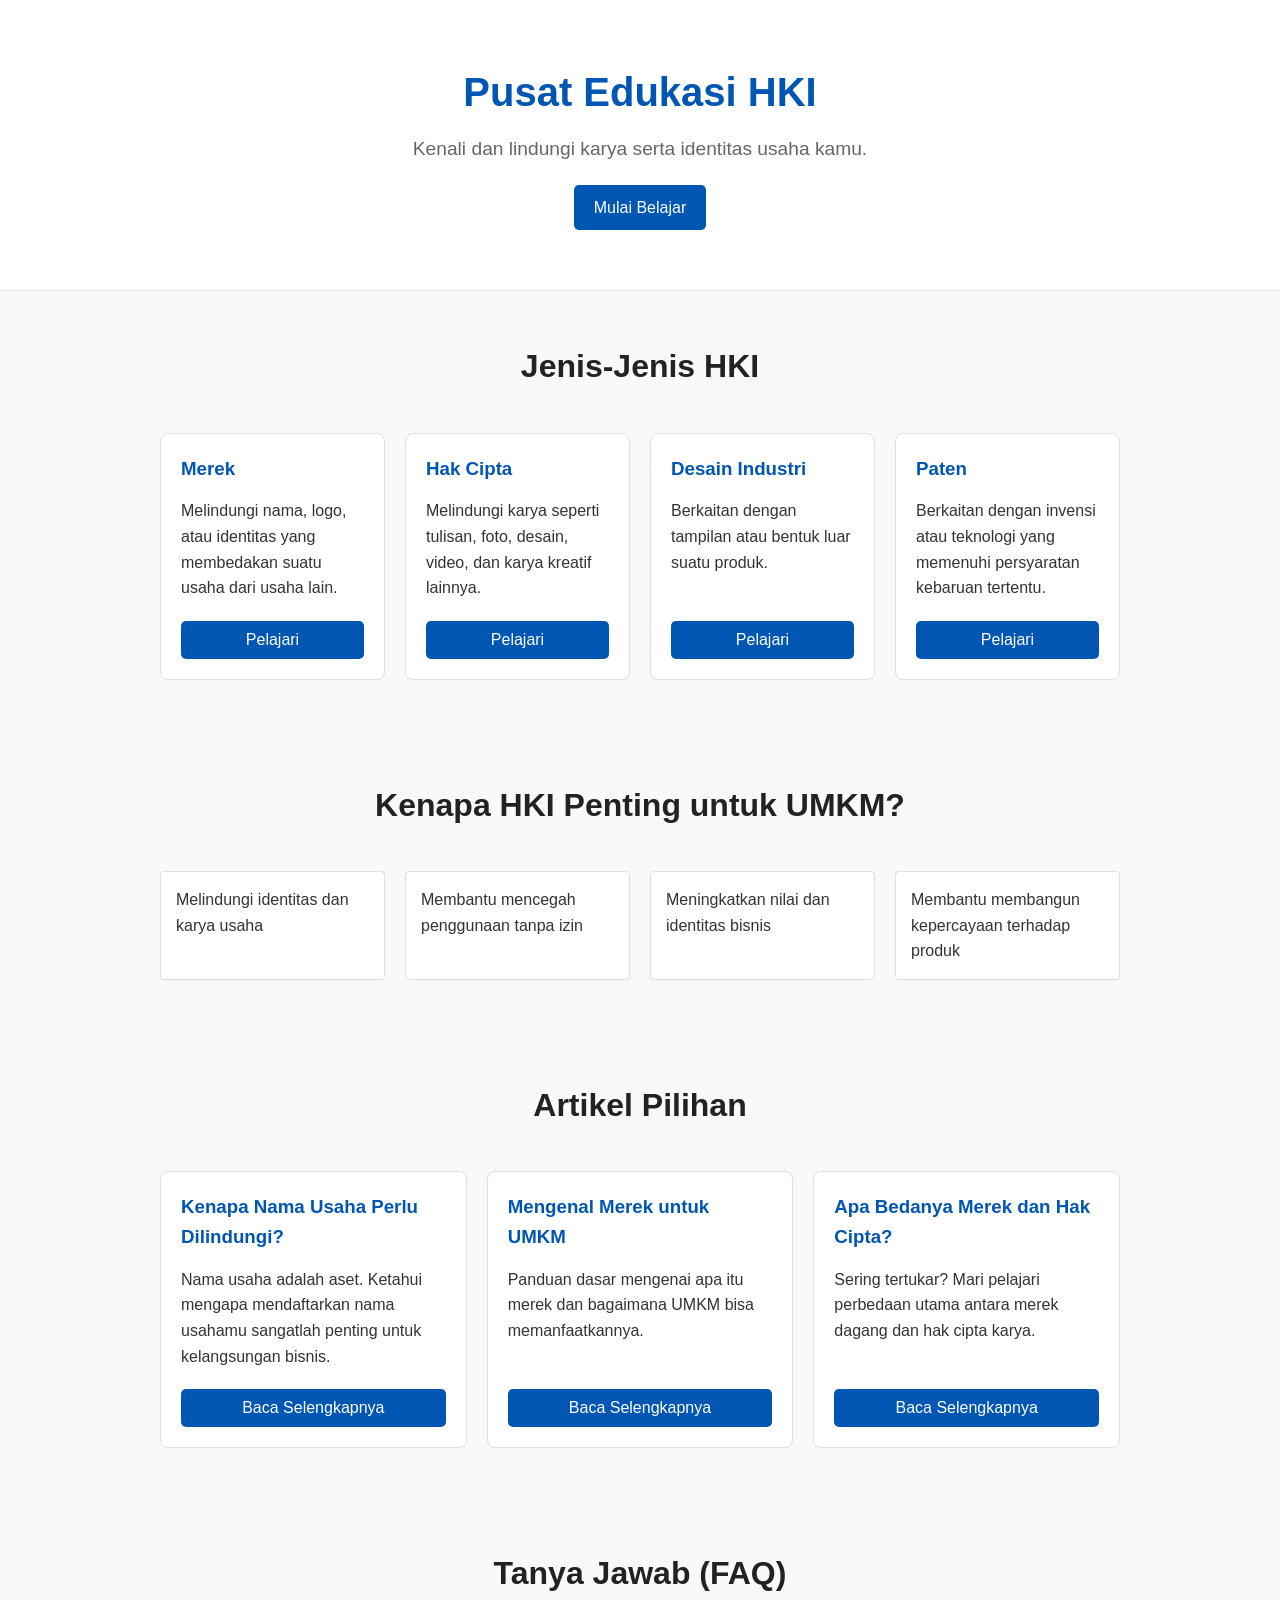
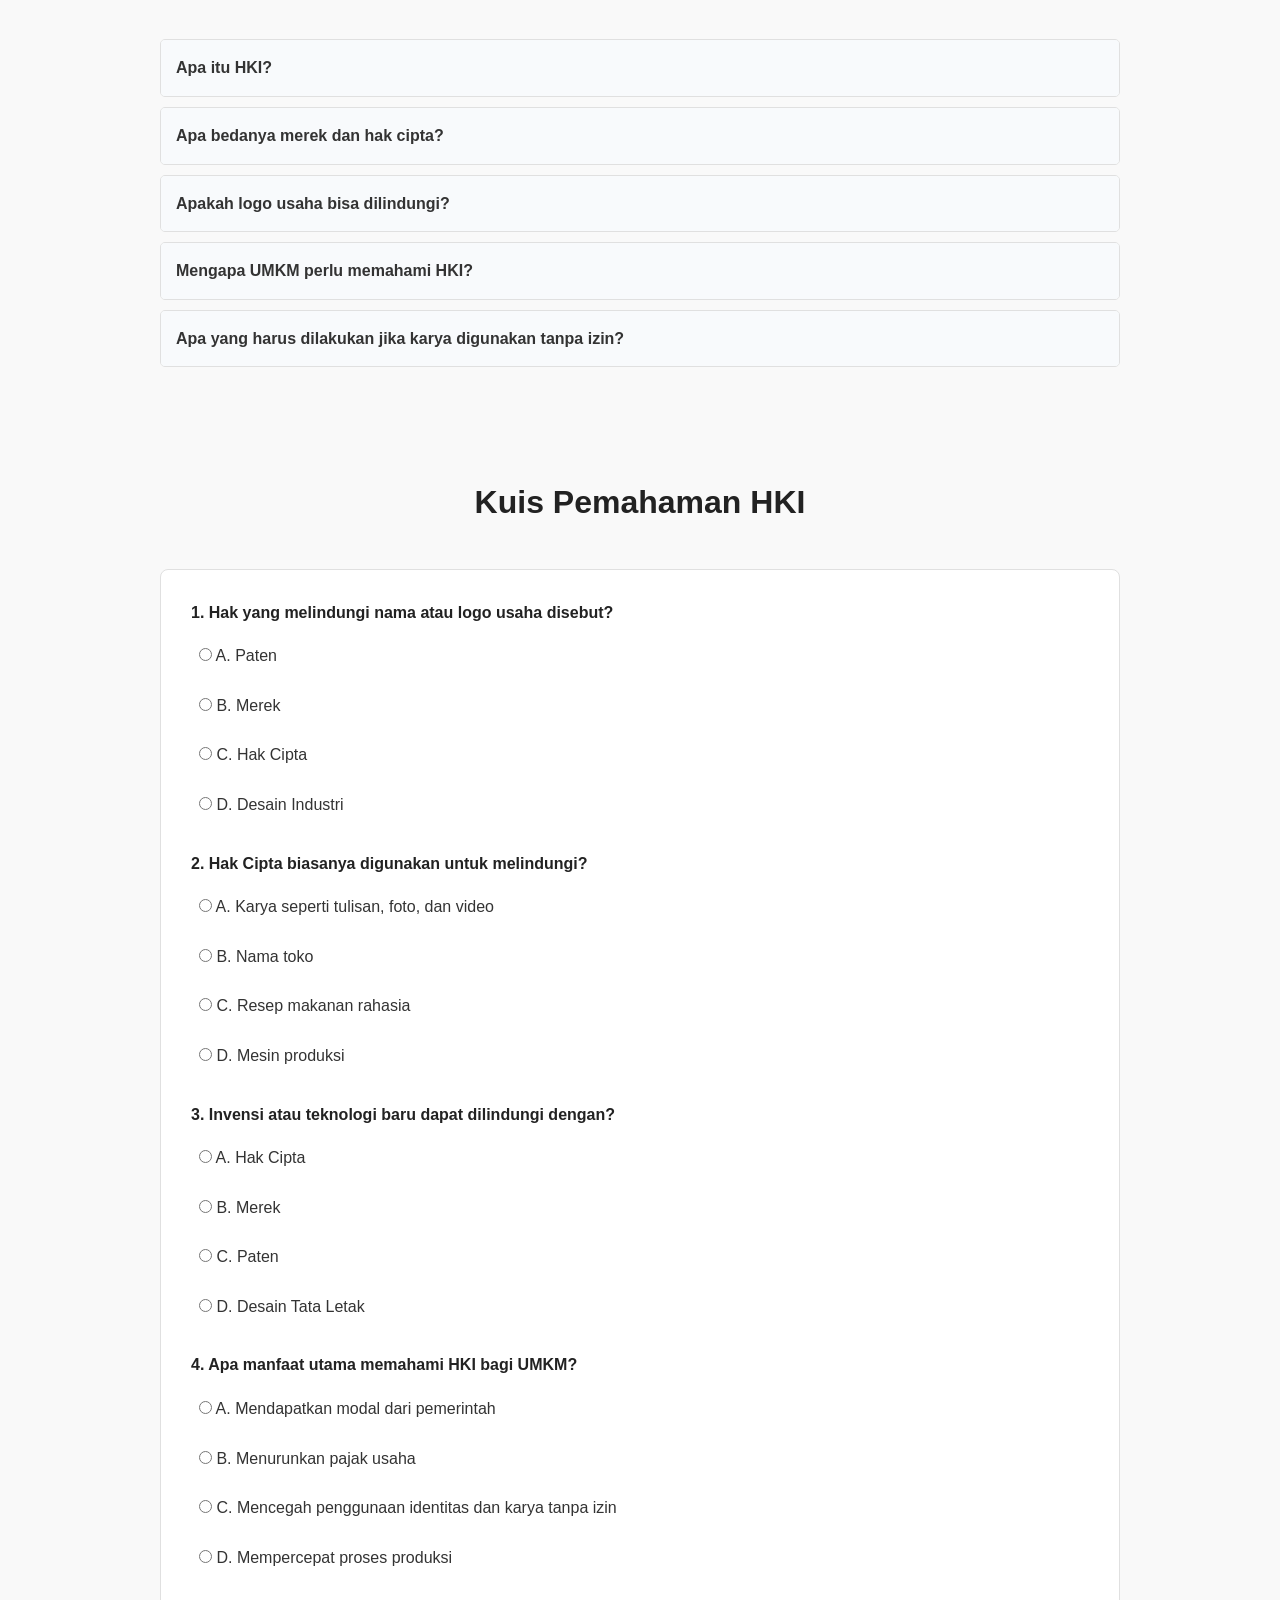
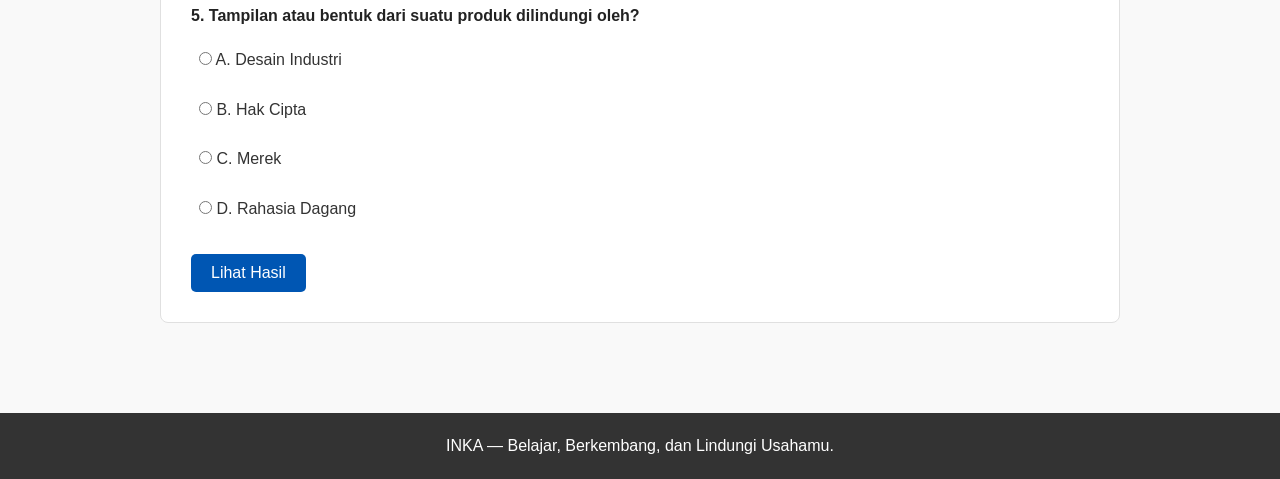
<file: index.html>
<!DOCTYPE html>
<html lang="id">
<head>
    <meta charset="UTF-8">
    <meta name="viewport" content="width=device-width, initial-scale=1.0">
    <title>Pusat Edukasi HKI - INKA</title>
    <style>
        /* CSS Reset dan Gaya Dasar */
        * {
            box-sizing: border-box;
            margin: 0;
            padding: 0;
        }

        body {
            font-family: Arial, sans-serif;
            line-height: 1.6;
            color: #333;
            background-color: #f9f9f9; /* Latar belakang abu-abu sangat muda */
        }

        /* Container untuk membatasi lebar konten di tengah */
        .container {
            max-width: 1000px;
            margin: 0 auto;
            padding: 0 20px;
        }

        /* Variabel Warna untuk mempermudah perubahan tema */
        :root {
            --primary-color: #0056b3; /* Warna aksen biru yang profesional */
            --primary-hover: #004494;
            --card-bg: #ffffff;
            --border-color: #e0e0e0;
        }

        /* Gaya Tombol Umum */
        .btn {
            display: inline-block;
            background-color: var(--primary-color);
            color: #fff;
            padding: 10px 20px;
            text-decoration: none;
            border: none;
            border-radius: 5px;
            cursor: pointer;
            font-size: 16px;
            transition: background-color 0.3s ease;
        }

        .btn:hover {
            background-color: var(--primary-hover);
        }

        /* 1. Header / Hero Section */
        header {
            background-color: var(--card-bg);
            padding: 60px 20px;
            text-align: center;
            border-bottom: 1px solid var(--border-color);
        }

        header h1 {
            font-size: 2.5em;
            color: var(--primary-color);
            margin-bottom: 10px;
        }

        header p {
            font-size: 1.2em;
            color: #666;
            margin-bottom: 20px;
        }

        /* Gaya Dasar Bagian (Section) */
        section {
            padding: 50px 0;
        }

        section h2 {
            text-align: center;
            margin-bottom: 40px;
            font-size: 2em;
            color: #222;
        }

        /* Grid Layout untuk Kartu (Responsive) */
        .grid-container {
            display: grid;
            grid-template-columns: repeat(auto-fit, minmax(220px, 1fr));
            gap: 20px;
        }

        /* Gaya Kartu (Card) */
        .card {
            background-color: var(--card-bg);
            border: 1px solid var(--border-color); /* Border tipis */
            border-radius: 8px; /* Border radius */
            padding: 20px;
            box-shadow: 0 2px 5px rgba(0,0,0,0.02); /* Bayangan sangat halus */
            display: flex;
            flex-direction: column;
        }

        .card h3 {
            margin-bottom: 15px;
            color: var(--primary-color);
        }

        .card p {
            margin-bottom: 20px;
            flex-grow: 1; /* Mengisi ruang kosong agar tombol sejajar di bawah */
        }

        /* 3. Bagian Kenapa HKI Penting (Kartu Kecil) */
        .benefits-list {
            list-style-type: none;
            display: grid;
            grid-template-columns: repeat(auto-fit, minmax(200px, 1fr));
            gap: 20px;
        }

        .benefits-list li {
            background-color: var(--card-bg);
            border-left: 4px solid var(--primary-color); /* Aksen di sisi kiri */
            padding: 15px;
            border-radius: 4px;
            border: 1px solid var(--border-color);
            box-shadow: 0 1px 3px rgba(0,0,0,0.02);
        }

        /* 5. Bagian FAQ */
        .faq-item {
            background-color: var(--card-bg);
            border: 1px solid var(--border-color);
            border-radius: 5px;
            margin-bottom: 10px;
            overflow: hidden;
        }

        .faq-item summary {
            padding: 15px;
            cursor: pointer;
            font-weight: bold;
            background-color: #f8fafc;
            list-style: none; /* Sembunyikan panah bawaan */
        }
        
        .faq-item summary::-webkit-details-marker {
            display: none; /* Sembunyikan panah bawaan di Chrome/Safari */
        }

        .faq-item p {
            padding: 15px;
            border-top: 1px solid var(--border-color);
            color: #555;
        }

        /* 6. Bagian Kuis */
        .quiz-container {
            background-color: var(--card-bg);
            padding: 30px;
            border-radius: 8px;
            border: 1px solid var(--border-color);
        }

        .question {
            margin-bottom: 25px;
        }

        .question h4 {
            margin-bottom: 10px;
            color: #222;
        }

        .options label {
            display: block;
            margin-bottom: 8px;
            cursor: pointer;
            padding: 8px;
            border-radius: 4px;
            transition: background-color 0.2s;
        }

        .options label:hover {
            background-color: #f1f5f9;
        }

        #quiz-result {
            margin-top: 20px;
            font-weight: bold;
            font-size: 1.1em;
            padding: 15px;
            border-radius: 5px;
            display: none; /* Disembunyikan sampai tombol diklik */
        }

        /* 7. Footer */
        footer {
            background-color: #333;
            color: #fff;
            text-align: center;
            padding: 20px;
            margin-top: 40px;
        }

        /* Responsivitas untuk layar kecil (HP) */
        @media (max-width: 600px) {
            header h1 { font-size: 2em; }
            section h2 { font-size: 1.5em; }
            .quiz-container { padding: 15px; }
        }
    </style>
</head>
<body>

    <!-- 1. Header -->
    <header>
        <div class="container">
            <h1>Pusat Edukasi HKI</h1>
            <p>Kenali dan lindungi karya serta identitas usaha kamu.</p>
            <a href="#jenis-hki" class="btn">Mulai Belajar</a>
        </div>
    </header>

    <main class="container">

        <!-- 2. Bagian Jenis HKI -->
        <section id="jenis-hki">
            <h2>Jenis-Jenis HKI</h2>
            <div class="grid-container">
                <div class="card">
                    <h3>Merek</h3>
                    <p>Melindungi nama, logo, atau identitas yang membedakan suatu usaha dari usaha lain.</p>
                    <button class="btn">Pelajari</button>
                </div>
                <div class="card">
                    <h3>Hak Cipta</h3>
                    <p>Melindungi karya seperti tulisan, foto, desain, video, dan karya kreatif lainnya.</p>
                    <button class="btn">Pelajari</button>
                </div>
                <div class="card">
                    <h3>Desain Industri</h3>
                    <p>Berkaitan dengan tampilan atau bentuk luar suatu produk.</p>
                    <button class="btn">Pelajari</button>
                </div>
                <div class="card">
                    <h3>Paten</h3>
                    <p>Berkaitan dengan invensi atau teknologi yang memenuhi persyaratan kebaruan tertentu.</p>
                    <button class="btn">Pelajari</button>
                </div>
            </div>
        </section>

        <!-- 3. Bagian Kenapa HKI Penting -->
        <section id="pentingnya-hki">
            <h2>Kenapa HKI Penting untuk UMKM?</h2>
            <ul class="benefits-list">
                <li>Melindungi identitas dan karya usaha</li>
                <li>Membantu mencegah penggunaan tanpa izin</li>
                <li>Meningkatkan nilai dan identitas bisnis</li>
                <li>Membantu membangun kepercayaan terhadap produk</li>
            </ul>
        </section>

        <!-- 4. Bagian Artikel -->
        <section id="artikel">
            <h2>Artikel Pilihan</h2>
            <div class="grid-container">
                <div class="card">
                    <h3>Kenapa Nama Usaha Perlu Dilindungi?</h3>
                    <p>Nama usaha adalah aset. Ketahui mengapa mendaftarkan nama usahamu sangatlah penting untuk kelangsungan bisnis.</p>
                    <button class="btn">Baca Selengkapnya</button>
                </div>
                <div class="card">
                    <h3>Mengenal Merek untuk UMKM</h3>
                    <p>Panduan dasar mengenai apa itu merek dan bagaimana UMKM bisa memanfaatkannya.</p>
                    <button class="btn">Baca Selengkapnya</button>
                </div>
                <div class="card">
                    <h3>Apa Bedanya Merek dan Hak Cipta?</h3>
                    <p>Sering tertukar? Mari pelajari perbedaan utama antara merek dagang dan hak cipta karya.</p>
                    <button class="btn">Baca Selengkapnya</button>
                </div>
            </div>
        </section>

        <!-- 5. Bagian FAQ -->
        <section id="faq">
            <h2>Tanya Jawab (FAQ)</h2>
            <div class="faq-list">
                <details class="faq-item">
                    <summary>Apa itu HKI?</summary>
                    <p>HKI (Hak Kekayaan Intelektual) adalah hak yang didapatkan dari hasil olah pikir manusia untuk dapat menghasilkan suatu produk, jasa, atau proses yang berguna untuk masyarakat.</p>
                </details>
                <details class="faq-item">
                    <summary>Apa bedanya merek dan hak cipta?</summary>
                    <p>Merek melindungi identitas pembeda seperti logo atau nama usaha, sedangkan Hak Cipta melindungi karya kreatif seperti tulisan, desain, lagu, atau video.</p>
                </details>
                <details class="faq-item">
                    <summary>Apakah logo usaha bisa dilindungi?</summary>
                    <p>Bisa. Logo usaha dapat dilindungi dengan mendaftarkannya sebagai Merek ke instansi terkait (DJKI).</p>
                </details>
                <details class="faq-item">
                    <summary>Mengapa UMKM perlu memahami HKI?</summary>
                    <p>Agar produk atau identitas usaha terlindungi dari peniruan pihak lain dan mencegah UMKM secara tidak sengaja melanggar hak orang lain.</p>
                </details>
                <details class="faq-item">
                    <summary>Apa yang harus dilakukan jika karya digunakan tanpa izin?</summary>
                    <p>Jika sudah terdaftar, Anda bisa memberikan teguran (somasi) kepada pihak tersebut, atau menempuh jalur hukum sesuai peraturan yang berlaku.</p>
                </details>
            </div>
        </section>

        <!-- 6. Bagian Kuis Singkat -->
        <section id="kuis">
            <h2>Kuis Pemahaman HKI</h2>
            <div class="quiz-container">
                <form id="quizForm">
                    
                    <div class="question">
                        <h4>1. Hak yang melindungi nama atau logo usaha disebut?</h4>
                        <div class="options">
                            <label><input type="radio" name="q1" value="A"> A. Paten</label>
                            <label><input type="radio" name="q1" value="B"> B. Merek</label>
                            <label><input type="radio" name="q1" value="C"> C. Hak Cipta</label>
                            <label><input type="radio" name="q1" value="D"> D. Desain Industri</label>
                        </div>
                    </div>

                    <div class="question">
                        <h4>2. Hak Cipta biasanya digunakan untuk melindungi?</h4>
                        <div class="options">
                            <label><input type="radio" name="q2" value="A"> A. Karya seperti tulisan, foto, dan video</label>
                            <label><input type="radio" name="q2" value="B"> B. Nama toko</label>
                            <label><input type="radio" name="q2" value="C"> C. Resep makanan rahasia</label>
                            <label><input type="radio" name="q2" value="D"> D. Mesin produksi</label>
                        </div>
                    </div>

                    <div class="question">
                        <h4>3. Invensi atau teknologi baru dapat dilindungi dengan?</h4>
                        <div class="options">
                            <label><input type="radio" name="q3" value="A"> A. Hak Cipta</label>
                            <label><input type="radio" name="q3" value="B"> B. Merek</label>
                            <label><input type="radio" name="q3" value="C"> C. Paten</label>
                            <label><input type="radio" name="q3" value="D"> D. Desain Tata Letak</label>
                        </div>
                    </div>

                    <div class="question">
                        <h4>4. Apa manfaat utama memahami HKI bagi UMKM?</h4>
                        <div class="options">
                            <label><input type="radio" name="q4" value="A"> A. Mendapatkan modal dari pemerintah</label>
                            <label><input type="radio" name="q4" value="B"> B. Menurunkan pajak usaha</label>
                            <label><input type="radio" name="q4" value="C"> C. Mencegah penggunaan identitas dan karya tanpa izin</label>
                            <label><input type="radio" name="q4" value="D"> D. Mempercepat proses produksi</label>
                        </div>
                    </div>

                    <div class="question">
                        <h4>5. Tampilan atau bentuk dari suatu produk dilindungi oleh?</h4>
                        <div class="options">
                            <label><input type="radio" name="q5" value="A"> A. Desain Industri</label>
                            <label><input type="radio" name="q5" value="B"> B. Hak Cipta</label>
                            <label><input type="radio" name="q5" value="C"> C. Merek</label>
                            <label><input type="radio" name="q5" value="D"> D. Rahasia Dagang</label>
                        </div>
                    </div>

                    <button type="button" class="btn" onclick="hitungSkor()">Lihat Hasil</button>
                    
                    <!-- Area untuk menampilkan hasil kuis -->
                    <div id="quiz-result"></div>
                </form>
            </div>
        </section>

    </main>

    <!-- 7. Footer -->
    <footer>
        <p>INKA — Belajar, Berkembang, dan Lindungi Usahamu.</p>
    </footer>

    <!-- JavaScript untuk Menghitung Skor Kuis -->
    <script>
        function hitungSkor() {
            // Kunci Jawaban
            const jawabanBenar = {
                q1: "B", // Merek
                q2: "A", // Karya seperti tulisan...
                q3: "C", // Paten
                q4: "C", // Mencegah penggunaan...
                q5: "A"  // Desain Industri
            };

            let skor = 0;
            const form = document.forms["quizForm"];

            // Loop untuk mengecek setiap jawaban dari pengguna
            for (let i = 1; i <= 5; i++) {
                const namaRadio = "q" + i;
                const jawabanPengguna = form[namaRadio].value;

                // Jika jawaban pengguna tidak kosong dan sama dengan kunci jawaban
                if (jawabanPengguna && jawabanPengguna === jawabanBenar[namaRadio]) {
                    skor++;
                }
            }

            // Menampilkan area hasil
            const resultDiv = document.getElementById("quiz-result");
            resultDiv.style.display = "block";
            
            // Logika untuk menampilkan pesan berdasarkan skor
            if (skor === 5) {
                resultDiv.innerText = `Sempurna! Skor kamu: ${skor} dari 5. Kamu sangat memahami dasar HKI! 🎉`;
                resultDiv.style.backgroundColor = "#d4edda";
                resultDiv.style.color = "#155724";
                resultDiv.style.border = "1px solid #c3e6cb";
            } else if (skor >= 3) {
                resultDiv.innerText = `Kerja bagus! Skor kamu: ${skor} dari 5. Pengetahuanmu sudah cukup baik. 👍`;
                resultDiv.style.backgroundColor = "#cce5ff";
                resultDiv.style.color = "#004085";
                resultDiv.style.border = "1px solid #b8daff";
            } else {
                resultDiv.innerText = `Skor kamu: ${skor} dari 5. Jangan menyerah, mari baca materinya lagi! 📚`;
                resultDiv.style.backgroundColor = "#fff3cd";
                resultDiv.style.color = "#856404";
                resultDiv.style.border = "1px solid #ffeeba";
            }
        }
    </script>
</body>
</html>
</file>
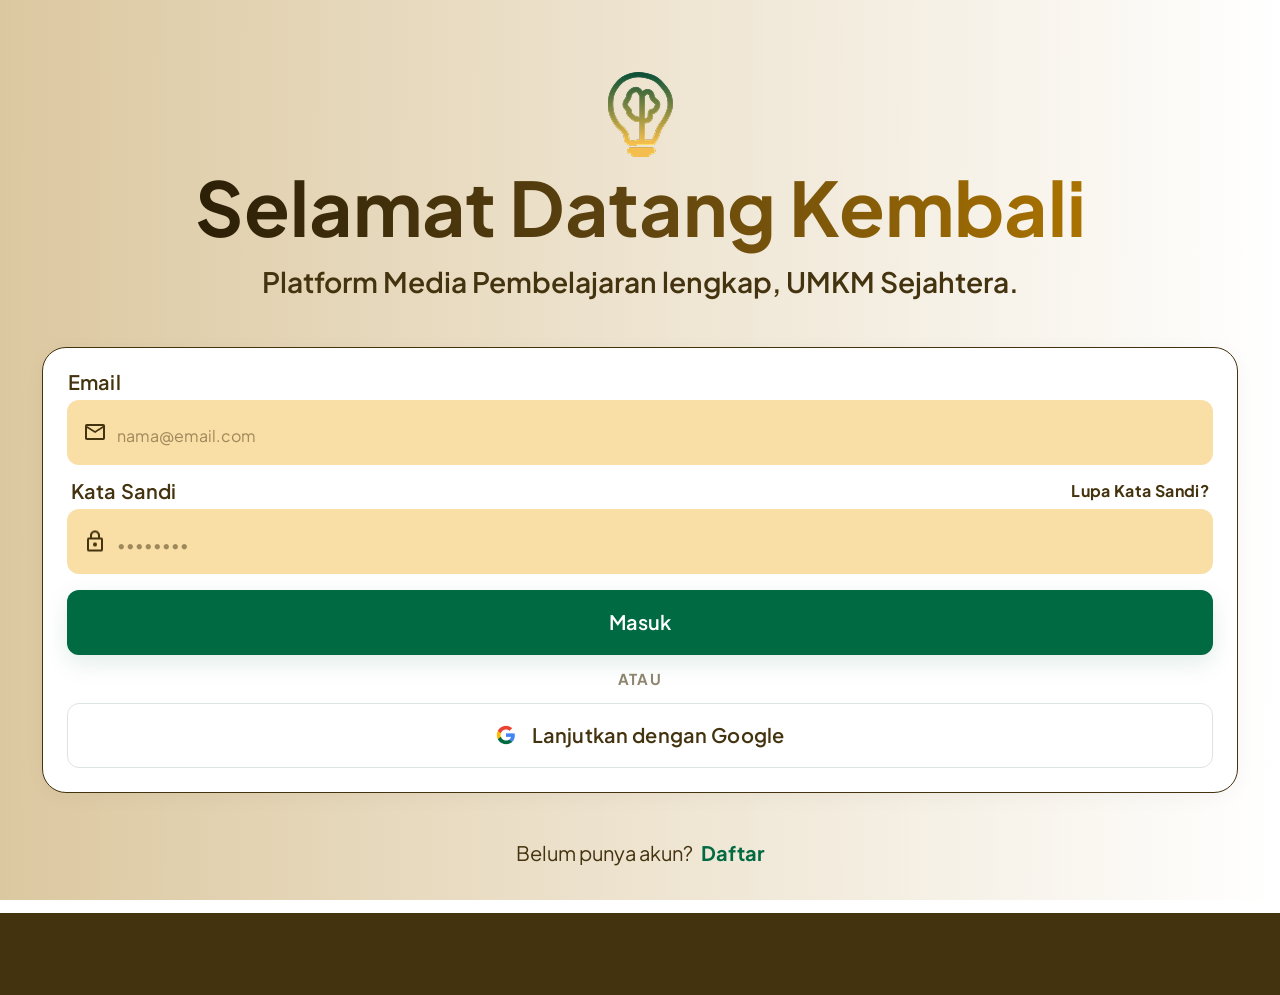
<file: login.html>
<!DOCTYPE html>
<html lang="id">
<head>
  <meta charset="UTF-8" />
  <meta name="viewport" content="width=device-width, initial-scale=1" />
  <title>Masuk – Platform Media Pembelajaran</title>

  <link rel="preconnect" href="https://fonts.googleapis.com" />
  <link rel="preconnect" href="https://fonts.gstatic.com" crossorigin />
  <link href="https://fonts.googleapis.com/css2?family=Plus+Jakarta+Sans:wght@400;600;700&display=swap" rel="stylesheet" />

  <link rel="stylesheet" href="login.css" />
</head>
<body>
  <main class="page">
    <!-- Brand Identity -->
    <header class="brand">
      <img class="brand__lamp" src="public/logo-inka.png" alt="" width="65" height="85" />
      <h1 class="brand__title">Selamat Datang Kembali</h1>
      <p class="brand__tagline">Platform Media Pembelajaran lengkap, UMKM Sejahtera.</p>
    </header>

    <!-- Login Form Card -->
    <section class="card" aria-labelledby="form-title">
      <h2 id="form-title" class="visually-hidden">Form masuk</h2>

      <form id="loginForm" class="form" novalidate>
        <!-- Email -->
        <div class="field">
          <label class="field__label" for="email">Email</label>
          <div class="field__control">
            <img class="field__icon" src="public/email.png" alt="" width="20" height="16" /> 
            <input
              class="field__input"
              type="email"
              id="email"
              name="email"
              placeholder="nama@email.com"
              autocomplete="email"
              required
            />
          </div>
          <p class="field__error" id="emailError" role="alert"></p>
        </div>

        <!-- Kata Sandi -->
        <div class="field">
          <div class="field__row">
            <label class="field__label" for="password">Kata Sandi</label>
            <a class="field__link" href="#" id="forgotLink">Lupa Kata Sandi?</a>
          </div>
          <div class="field__control">
            <img class="field__icon field__icon--lock" src="public/kunci.png" alt="" width="16" height="21" /> <!-- TODO: isi src ikon gembok, mis. images/lock.png -->
            <input
              class="field__input"
              type="password"
              id="password"
              name="password"
              placeholder="••••••••"
              autocomplete="current-password"
              required
            />
          </div>
          <p class="field__error" id="passwordError" role="alert"></p>
        </div>

        <!-- Button - Sign In CTA -->
        <button class="btn btn--primary" type="submit">Masuk</button>

        <!-- Divider -->
        <div class="divider"><span>Atau</span></div>

        <!-- Button - Social Login -->
        <a class="btn btn--social" href="#" id="googleBtn">
          <img src="public/google1.png" alt="logo-google" width="20" height="20" />
          <span>Lanjutkan dengan Google</span>
        </a>
      </form>
    </section>

    <!-- Footer -->
    <p class="signup">
      Belum punya akun?
      <a href="register.html" id="signupLink">Daftar</a>
    </p>
  </main>

  <div class="bottom-bar" aria-hidden="true"></div>

  <script src="login.js"></script>
</body>
</html>
</file>
<file: login.css>
/* ===== Design tokens ===== */
:root {
  --brown: #44330f;
  --brown-60: rgba(68, 51, 15, 0.6);
  --brown-50: rgba(68, 51, 15, 0.5);
  --green: #006a42;
  --input-bg: rgba(244, 190, 78, 0.5);
  --white: #ffffff;
  --error: #b3261e;
  --font: "Plus Jakarta Sans", system-ui, -apple-system, "Segoe UI", sans-serif;
}

/* ===== Reset ===== */
*,
*::before,
*::after {
  box-sizing: border-box;
}

html {
  min-height: 100%;
}

body {
  display: flex;
  flex-direction: column;
  margin: 0;
  min-height: 100vh;
  font-family: var(--font);
  color: var(--brown);
  background: linear-gradient(270.16deg, #ffffff 0.21%, #dcc8a0 99.94%);
  background-attachment: fixed;
}

.visually-hidden {
  position: absolute;
  width: 1px;
  height: 1px;
  overflow: hidden;
  clip: rect(0 0 0 0);
  white-space: nowrap;
}

/* ===== Layout ===== */
.page {
  display: flex;
  flex-direction: column;
  align-items: center;
  width: 100%;
  max-width: 1440px;
  margin: 0 auto;
  padding: 72px 24px 48px;
  flex: 1 0 auto;
}

/* ===== Brand Identity ===== */
.brand {
  display: flex;
  flex-direction: column;
  align-items: center;
  text-align: center;
  width: 100%;
  max-width: 954px;
  margin-bottom: 48px;
}

.brand__lamp {
  width: 65px;
  height: 85px;
  object-fit: contain;
}

.brand__title {
  margin: 0;
  font-weight: 700;
  font-size: clamp(36px, 6vw, 75px);
  line-height: 1.33;
  background: linear-gradient(90deg, #2b1f07 0%, #604510 50%, #ab7300 100%);
  -webkit-background-clip: text;
  background-clip: text;
  -webkit-text-fill-color: transparent;
  color: transparent;
}

.brand__tagline {
  margin: 8px 0 0;
  font-weight: 600;
  font-size: clamp(18px, 2.2vw, 30px);
  line-height: 1.2;
  color: var(--brown);
}

/* ===== Login Form Card ===== */
.card {
  display: flex;
  flex-direction: column;
  gap: 32px;
  width: 100%;
  max-width: 1196px;
  padding: 24px;
  background: var(--white);
  border: 1px solid var(--brown);
  border-radius: 24px;
  box-shadow: 0 4px 20px rgba(17, 30, 24, 0.04);
}

.form {
  display: flex;
  flex-direction: column;
  gap: 16px;
  width: 100%;
}

/* ===== Fields ===== */
.field {
  display: flex;
  flex-direction: column;
  gap: 8px;
}

.field__row {
  display: flex;
  justify-content: space-between;
  align-items: center;
  gap: 16px;
  padding: 0 4px;
}

.field__label {
  font-weight: 600;
  font-size: 20px;
  line-height: 20px;
  letter-spacing: 0.14px;
  color: var(--brown);
}

.field > .field__label {
  padding: 0 1px;
}

.field__link {
  font-weight: 700;
  font-size: 16px;
  line-height: 16px;
  letter-spacing: 0.36px;
  color: var(--brown);
  text-decoration: none;
}

.field__link:hover {
  text-decoration: underline;
}

.field__control {
  position: relative;
  display: flex;
  width: 100%;
}

.field__input {
  width: 100%;
  height: 65px;
  padding: 20px 16px 14px 48px;
  font-family: var(--font);
  font-weight: 400;
  font-size: 16px;
  line-height: 20px;
  color: var(--brown);
  background: var(--input-bg);
  border: 2px solid transparent;
  border-radius: 12px;
  outline: none;
  transition: border-color 0.15s ease, background-color 0.15s ease;
}

.field__input::placeholder {
  color: var(--brown-50);
}

.field__input:focus-visible {
  border-color: var(--brown);
  background: rgba(244, 190, 78, 0.65);
}

.field__input[aria-invalid="true"] {
  border-color: var(--error);
}

.field__icon {
  position: absolute;
  left: 18px;
  top: 50%;
  transform: translateY(-50%);
  pointer-events: none;
}

.field__icon--lock {
  left: 20px;
}

.field__error {
  min-height: 0;
  margin: 0;
  padding: 0 4px;
  font-size: 14px;
  line-height: 18px;
  color: var(--error);
}

.field__error:empty {
  display: none;
}

/* ===== Buttons ===== */
.btn {
  display: flex;
  justify-content: center;
  align-items: center;
  gap: 16px;
  width: 100%;
  height: 65px;
  padding: 16px 0;
  font-family: var(--font);
  font-weight: 600;
  font-size: 20px;
  line-height: 20px;
  letter-spacing: 0.14px;
  border-radius: 12px;
  cursor: pointer;
  transition: transform 0.12s ease, box-shadow 0.12s ease, background-color 0.12s ease;
}

.btn:focus-visible {
  outline: 3px solid var(--brown);
  outline-offset: 3px;
}

.btn:active {
  transform: translateY(1px);
}

.btn--primary {
  color: var(--white);
  background: var(--green);
  border: 0;
  box-shadow: 0 8px 24px rgba(0, 106, 66, 0.12);
}

.btn--primary:hover {
  background: #005837;
}

.btn--primary:disabled {
  opacity: 0.7;
  cursor: progress;
}

.btn--social {
  padding: 12px 16px;
  text-decoration: none;
  color: var(--brown);
  background: transparent;
  border: 1px solid rgba(189, 202, 191, 0.5);
}

.btn--social:hover {
  background: rgba(220, 200, 160, 0.2);
}

/* ===== Divider ===== */
.divider {
  display: flex;
  align-items: center;
  width: 100%;
  height: 16px;
}

.divider span {
  width: 100%;
  font-weight: 700;
  font-size: 15px;
  line-height: 16px;
  letter-spacing: 1.2px;
  text-align: center;
  text-transform: uppercase;
  color: var(--brown-60);
}

/* ===== Footer ===== */
.signup {
  display: flex;
  justify-content: center;
  gap: 8px;
  margin: 48px 0 0;
  font-size: 20px;
  line-height: 24px;
  color: var(--brown);
}

.signup a {
  font-weight: 700;
  color: var(--green);
  text-decoration: none;
}

.signup a:hover {
  text-decoration: underline;
}

.bottom-bar {
  flex: 0 0 auto;
  width: 100%;
  height: 82px; /* 1024 - 942 pada frame desain */
  background: var(--brown);
}

/* ===== Responsive ===== */
@media (max-width: 640px) {
  .page {
    padding: 40px 16px 32px;
  }

  .card {
    padding: 16px;
    border-radius: 20px;
  }

  .field__label,
  .btn {
    font-size: 17px;
  }

  .field__link {
    font-size: 14px;
  }

  .signup {
    font-size: 17px;
  }
}

@media (prefers-reduced-motion: reduce) {
  * {
    transition: none !important;
  }
}
</file>
